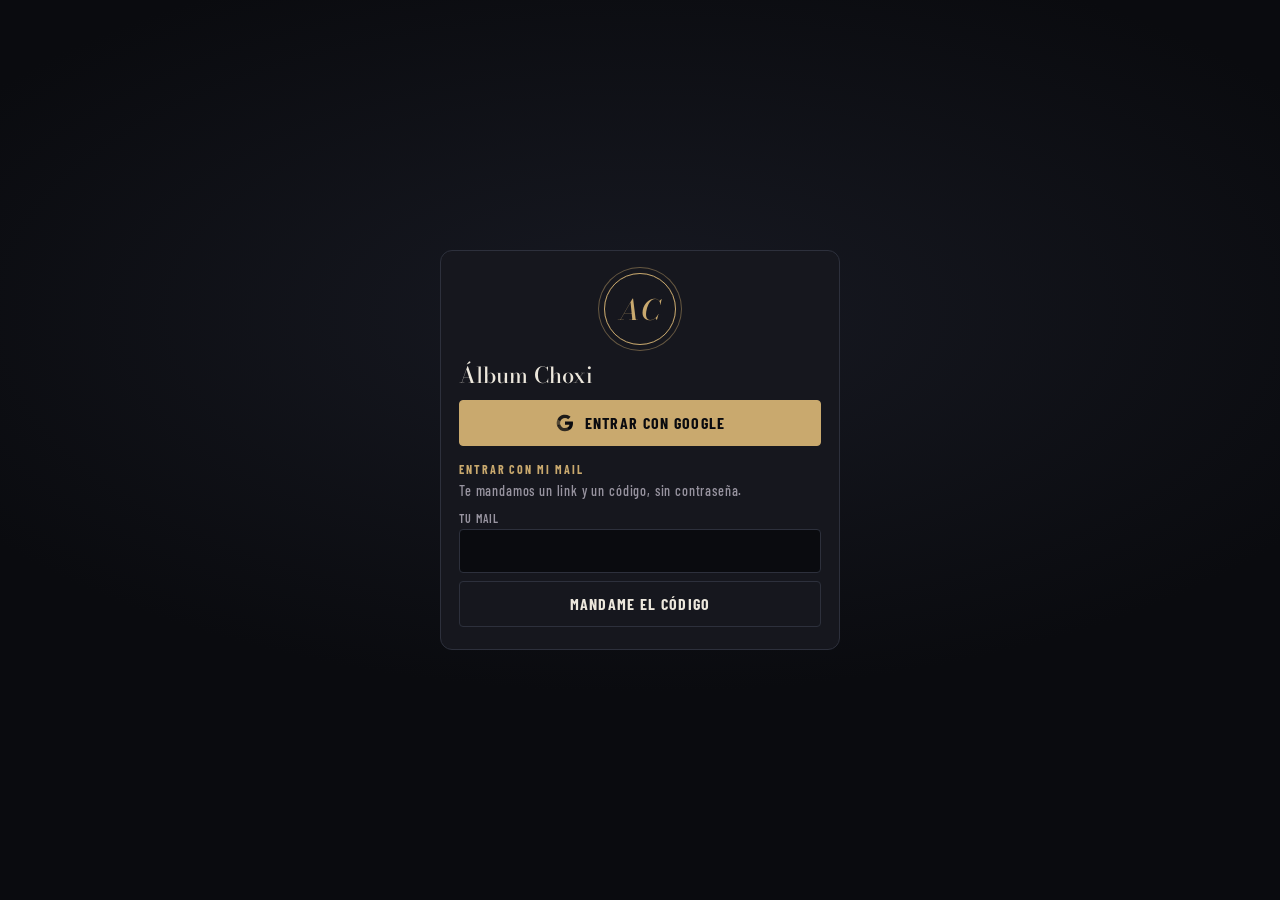
<file: index.html>
<!doctype html>
<html lang="es">
<head>
<meta charset="utf-8">
<meta name="viewport" content="width=device-width, initial-scale=1, viewport-fit=cover">
<title>Álbum Choxi</title>
<meta name="description" content="Álbum de figuritas con las selfies del grupo.">
<meta name="theme-color" content="#0a0b0f">
<meta name="apple-mobile-web-app-capable" content="yes">
<meta name="mobile-web-app-capable" content="yes">
<meta name="apple-mobile-web-app-status-bar-style" content="black-translucent">
<meta name="apple-mobile-web-app-title" content="Álbum Choxi">
<link rel="manifest" href="manifest.webmanifest">
<link rel="icon" href="icons/icono-192.png" type="image/png">
<link rel="apple-touch-icon" href="icons/apple-touch-icon.png">
<link rel="preload" href="fonts/bodoni-moda-italic.woff2" as="font" type="font/woff2" crossorigin>
<link rel="stylesheet" href="css/estilos.css">
</head>
<body>

<p class="nota" id="offline" role="status" hidden><span>Sin conexión: los cambios vuelven cuando haya internet.</span></p>
<p class="toast" id="toast" role="alert" hidden></p>

<div id="pantalla"><p class="meta centro">Abriendo…</p></div>

<div id="app" hidden>
 <div class="p-album" id="p-album">
  <header class="barra">
    <h1 id="tit">Álbum de los Lugares</h1>
    <span class="contador" id="cont"></span>
    <button class="btn-dis" id="b-modo" aria-pressed="false" hidden>Diseño</button>
  </header>
  <div class="prog" aria-hidden="true"><i id="bar"></i></div>
  <div class="modo" id="modo" hidden>
    <span>Modo diseño: tocá la tapa, el título de una sección o un lugar para editarlo.</span>
    <button id="b-paginas">Páginas</button>
    <button id="b-colores">Colores</button>
  </div>

  <main class="escena" id="escena">
    <div class="libro" id="libro"></div>
  </main>

  <section class="cajon" aria-label="Figuritas sin pegar">
    <button class="asa" id="b-asa" aria-expanded="true" aria-controls="cajon-cuerpo">
      <span class="tirador" aria-hidden="true"></span>
      <span class="asa-txt" id="asa-txt">Sin pegar</span>
      <span class="flechita" aria-hidden="true">▾</span>
    </button>
    <div class="cajon-cuerpo" id="cajon-cuerpo"><div class="interior">
      <p class="guia" id="guia"></p>
      <div class="mano">
        <button class="cargar" id="b-cargar"><span aria-hidden="true">+</span>Cargar fotos</button>
        <div class="tira" id="tira"></div>
      </div>
    </div></div>
  </section>

  <nav class="nav" aria-label="Páginas">
    <button class="flecha" id="ant" aria-label="Página anterior">‹</button>
    <div class="puntos" id="puntos"></div>
    <button class="flecha" id="sig" aria-label="Página siguiente">›</button>
  </nav>
 </div>
  <div class="seccion" id="seccion" hidden></div>
  <nav class="tabs" id="tabs" aria-label="Secciones"></nav>
</div>

<div id="modal"></div>
<div id="post"></div>
<div id="capa"></div>

<script src="js/config.js"></script>
<script src="vendor/supabase.js"></script>
<script src="js/reglas.js"></script>
<script src="js/formato.js"></script>
<script src="js/calculo.js"></script>
<script src="js/importar.js"></script>
<script src="js/api.js"></script>
<script src="js/fotos.js"></script>
<script src="js/estado.js"></script>
<script src="js/vistas.js"></script>
<script src="js/vista-post.js"></script>
<script src="js/arrastre.js"></script>
<script src="js/cuentas.js"></script>
<script src="js/pestanas.js"></script>
<script src="js/vista-cuentas.js"></script>
<script src="js/vista-grupo.js"></script>
<script src="js/vista-panel.js"></script>
<script src="js/app.js"></script>
</body>
</html>
</file>
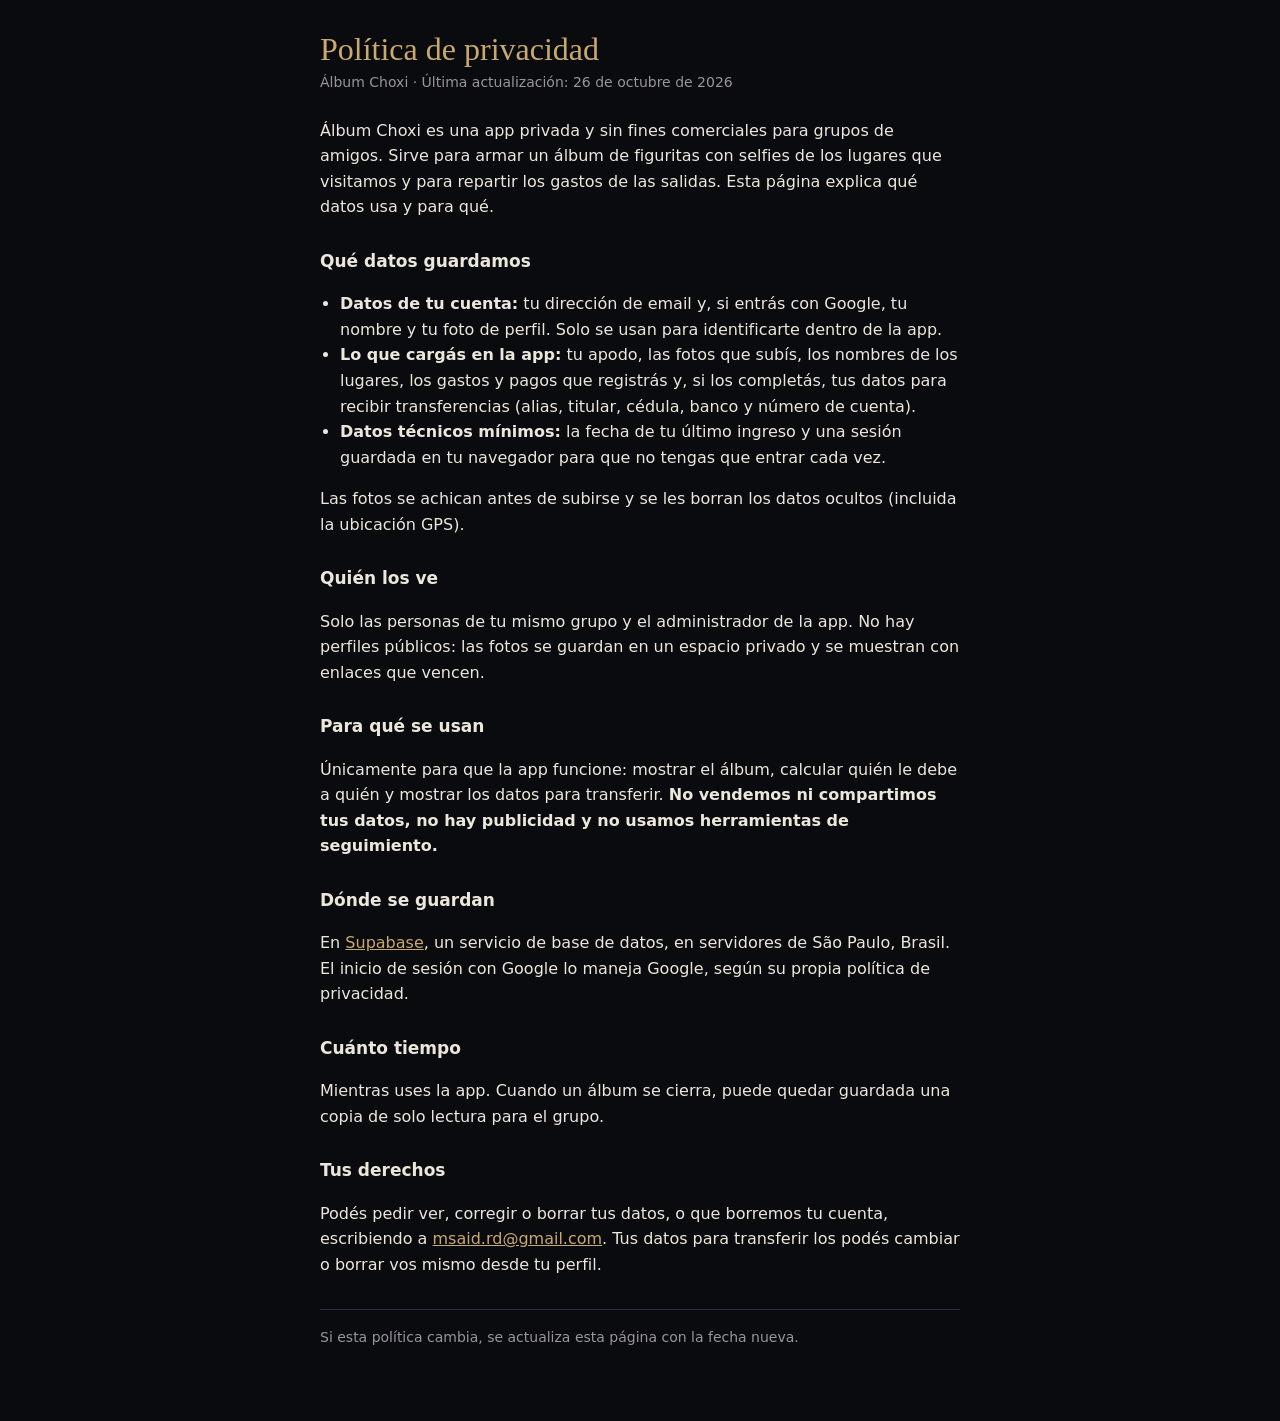
<file: privacidad.html>
<!doctype html>
<html lang="es">
<head>
<meta charset="utf-8">
<meta name="viewport" content="width=device-width,initial-scale=1">
<title>Privacidad · Álbum Choxi</title>
<style>
  :root{--mesa:#0a0b0f;--tinta:#ece7dc;--apagado:#9894a0;--acento:#c9a96e;--linea:#2d303c;color-scheme:dark}
  body{margin:0;background:var(--mesa);color:var(--tinta);font:16px/1.6 "Barlow",system-ui,sans-serif;
    padding:32px max(16px,env(safe-area-inset-right)) 48px max(16px,env(safe-area-inset-left))}
  main{max-width:640px;margin:0 auto}
  h1{font-family:"Bodoni Moda",Didot,Georgia,serif;font-weight:500;font-size:32px;line-height:1.1;margin:0 0 4px;color:var(--acento)}
  h2{font-size:17px;margin:28px 0 6px}
  p,li{color:var(--tinta)}
  .fecha{color:var(--apagado);font-size:14px;margin:0 0 24px}
  ul{padding-left:20px}
  a{color:var(--acento)}
  hr{border:0;border-top:1px solid var(--linea);margin:32px 0 16px}
</style>
</head>
<body>
<main>
  <h1>Política de privacidad</h1>
  <p class="fecha">Álbum Choxi · Última actualización: 26 de octubre de 2026</p>

  <p>Álbum Choxi es una app privada y sin fines comerciales para grupos de amigos. Sirve para armar un álbum de figuritas con selfies de los lugares que visitamos y para repartir los gastos de las salidas. Esta página explica qué datos usa y para qué.</p>

  <h2>Qué datos guardamos</h2>
  <ul>
    <li><strong>Datos de tu cuenta:</strong> tu dirección de email y, si entrás con Google, tu nombre y tu foto de perfil. Solo se usan para identificarte dentro de la app.</li>
    <li><strong>Lo que cargás en la app:</strong> tu apodo, las fotos que subís, los nombres de los lugares, los gastos y pagos que registrás y, si los completás, tus datos para recibir transferencias (alias, titular, cédula, banco y número de cuenta).</li>
    <li><strong>Datos técnicos mínimos:</strong> la fecha de tu último ingreso y una sesión guardada en tu navegador para que no tengas que entrar cada vez.</li>
  </ul>
  <p>Las fotos se achican antes de subirse y se les borran los datos ocultos (incluida la ubicación GPS).</p>

  <h2>Quién los ve</h2>
  <p>Solo las personas de tu mismo grupo y el administrador de la app. No hay perfiles públicos: las fotos se guardan en un espacio privado y se muestran con enlaces que vencen.</p>

  <h2>Para qué se usan</h2>
  <p>Únicamente para que la app funcione: mostrar el álbum, calcular quién le debe a quién y mostrar los datos para transferir. <strong>No vendemos ni compartimos tus datos, no hay publicidad y no usamos herramientas de seguimiento.</strong></p>

  <h2>Dónde se guardan</h2>
  <p>En <a href="https://supabase.com" rel="noopener">Supabase</a>, un servicio de base de datos, en servidores de São Paulo, Brasil. El inicio de sesión con Google lo maneja Google, según su propia política de privacidad.</p>

  <h2>Cuánto tiempo</h2>
  <p>Mientras uses la app. Cuando un álbum se cierra, puede quedar guardada una copia de solo lectura para el grupo.</p>

  <h2>Tus derechos</h2>
  <p>Podés pedir ver, corregir o borrar tus datos, o que borremos tu cuenta, escribiendo a <a href="mailto:msaid.rd@gmail.com">msaid.rd@gmail.com</a>. Tus datos para transferir los podés cambiar o borrar vos mismo desde tu perfil.</p>

  <hr>
  <p class="fecha">Si esta política cambia, se actualiza esta página con la fecha nueva.</p>
</main>
</body>
</html>
</file>
<file: css/estilos.css>
/* Fuentes empaquetadas (subconjunto latino de Google Fonts) */
@font-face{font-family:"Bodoni Moda";font-style:normal;font-weight:400 700;font-display:swap;src:url(../fonts/bodoni-moda.woff2) format("woff2")}
@font-face{font-family:"Bodoni Moda";font-style:italic;font-weight:400 700;font-display:swap;src:url(../fonts/bodoni-moda-italic.woff2) format("woff2")}
@font-face{font-family:"Barlow Condensed";font-weight:500;font-display:swap;src:url(../fonts/barlow-condensed-500.woff2) format("woff2")}
@font-face{font-family:"Barlow Condensed";font-weight:600;font-display:swap;src:url(../fonts/barlow-condensed-600.woff2) format("woff2")}
@font-face{font-family:"Barlow Condensed";font-weight:700;font-display:swap;src:url(../fonts/barlow-condensed-700.woff2) format("woff2")}
@font-face{font-family:"Barlow";font-weight:400;font-display:swap;src:url(../fonts/barlow-400.woff2) format("woff2")}
@font-face{font-family:"Barlow";font-weight:500;font-display:swap;src:url(../fonts/barlow-500.woff2) format("woff2")}
@font-face{font-family:"Barlow";font-weight:600;font-display:swap;src:url(../fonts/barlow-600.woff2) format("woff2")}

/* Layout: una hoja del álbum al centro que se da vuelta en 3D; tapa con marco dorado; figuritas 2×3. Tema único de noche. */
:root{
  --mesa:#0a0b0f;      /* fondo detrás del álbum */
  --hoja:#14151b;      /* hoja interior */
  --hoja-2:#1b1d25;    /* hueco vacío */
  --linea:#2d303c;
  --tinta:#ece7dc;     /* texto principal, blanco cálido */
  --apagado:#9894a0;
  --acento:#c9a96e;    /* dorado: se cambia desde Modo diseño */
  --tapa:#111217;      /* fondo de tapa: se cambia desde Modo diseño */
  --peligro:#c4685f;
  --f-display:"Bodoni Moda",Didot,"Times New Roman",Georgia,serif;
  --f-label:"Barlow Condensed","Arial Narrow",sans-serif;
  --f-body:"Barlow",system-ui,sans-serif;
  color-scheme:dark;
}
*{box-sizing:border-box}
html,body{height:100%}
body{background:var(--mesa);color:var(--tinta);font-family:var(--f-body);font-size:15px;
  background-image:radial-gradient(90% 60% at 50% 35%,#171922 0%,transparent 70%);
  padding-left:max(16px,env(safe-area-inset-left,0px));padding-right:max(16px,env(safe-area-inset-right,0px));
  display:flex;flex-direction:column;align-items:center}
button{font:inherit;color:inherit;cursor:pointer}
:focus-visible{outline:2px solid var(--acento);outline-offset:2px}

/* Barra superior */
.barra{width:100%;max-width:460px;display:flex;align-items:center;gap:8px;padding-block:max(10px,env(safe-area-inset-top,0px)) 8px}
.barra h1{font-family:var(--f-display);font-weight:500;font-style:italic;font-size:18px;margin:0;line-height:1.1;flex:1;min-width:0;
  white-space:nowrap;overflow:hidden;text-overflow:ellipsis}
.contador{font-family:var(--f-label);font-weight:600;font-size:14px;letter-spacing:.1em;text-transform:uppercase;color:var(--apagado);
  font-variant-numeric:tabular-nums;white-space:nowrap}
.contador b{color:var(--acento);font-weight:700}
.btn-dis{min-height:44px;padding:0 12px;border-radius:18px;border:1px solid var(--linea);background:transparent;
  font-family:var(--f-label);font-weight:600;font-size:14px;letter-spacing:.08em;text-transform:uppercase;color:var(--apagado)}
.btn-dis[aria-pressed="true"]{border-color:var(--acento);color:var(--mesa);background:var(--acento)}
.prog{width:100%;max-width:460px;height:2px;background:var(--linea);overflow:hidden}
.prog i{display:block;height:100%;background:var(--acento);transition:width .6s}
.modo{width:100%;max-width:460px;display:flex;align-items:center;gap:10px;margin-top:10px;padding:8px 10px;border:1px dashed var(--acento);
  border-radius:6px;font-size:13px;color:var(--tinta)}
.modo span{flex:1;min-width:0;line-height:1.3}
.modo button{min-height:44px;padding:0 12px;border-radius:4px;border:1px solid var(--acento);background:transparent;color:var(--acento);
  font-family:var(--f-label);font-weight:700;font-size:14px;letter-spacing:.06em;text-transform:uppercase;white-space:nowrap}

/* Libro */
.escena{width:100%;max-width:460px;flex:1;min-height:0;container-type:size;display:flex;align-items:center;justify-content:center;padding-block:14px;perspective:1700px}
.libro{position:relative;width:min(100cqw,calc(100cqh * .714));aspect-ratio:3/4.2;max-width:100%}
.hoja{position:absolute;inset:0;border-radius:3px 8px 8px 3px;background:var(--hoja);
  box-shadow:0 0 0 1px #000,0 24px 50px rgba(0,0,0,.6),inset 1px 0 0 rgba(255,255,255,.04);
  overflow:hidden;display:flex;flex-direction:column;backface-visibility:hidden}
.hoja::before{content:"";position:absolute;left:0;top:0;bottom:0;width:16px;
  background:linear-gradient(90deg,rgba(0,0,0,.55),transparent);pointer-events:none;z-index:3}
.vuelta{transform-origin:left center;z-index:5;will-change:transform}
.vuelta .sombra{position:absolute;inset:0;background:linear-gradient(90deg,transparent,rgba(0,0,0,.6));opacity:0;pointer-events:none;z-index:4}

/* Tapa */
.tapa{background:var(--tapa);padding:14px;
  background-image:radial-gradient(110% 70% at 50% 0%,rgba(255,255,255,.07),transparent 60%),
    repeating-linear-gradient(90deg,rgba(255,255,255,.012) 0 2px,transparent 2px 5px)}
.marco{position:relative;flex:1;min-height:0;display:flex;flex-direction:column;align-items:center;justify-content:space-between;
  text-align:center;padding:24px 18px 16px;border:1px solid color-mix(in srgb,var(--acento) 75%,transparent);
  outline:1px solid color-mix(in srgb,var(--acento) 30%,transparent);outline-offset:-7px}
.marco .esq{position:absolute;width:9px;height:9px;background:var(--acento);transform:rotate(45deg)}
.esq.a{top:-5px;left:-5px}.esq.b{top:-5px;right:-5px}.esq.c{bottom:-5px;left:-5px}.esq.d{bottom:-5px;right:-5px}
.edicion{font-family:var(--f-label);font-weight:600;font-size:12px;letter-spacing:.32em;text-transform:uppercase;color:var(--acento);text-wrap:balance}
.mono{width:40%;aspect-ratio:1;border-radius:50%;display:grid;place-items:center;
  border:1px solid var(--acento);box-shadow:0 0 0 6px var(--tapa),0 0 0 7px color-mix(in srgb,var(--acento) 45%,transparent);
  font-family:var(--f-display);font-style:italic;font-weight:500;font-size:clamp(34px,11vw,56px);letter-spacing:.02em;color:var(--acento)}
.tapa h2{font-family:var(--f-display);font-weight:500;font-size:clamp(30px,9.4vw,44px);line-height:1;margin:0;text-wrap:balance;
  background:linear-gradient(100deg,var(--acento) 20%,color-mix(in srgb,var(--acento),#fff 55%) 50%,var(--acento) 80%);
  -webkit-background-clip:text;background-clip:text;color:transparent}
.regla{display:flex;align-items:center;gap:10px;width:62%;color:var(--acento);font-size:8px}
.regla i{flex:1;height:1px;background:color-mix(in srgb,var(--acento) 60%,transparent)}
.grupo{font-family:var(--f-label);font-weight:600;font-size:16px;letter-spacing:.24em;text-transform:uppercase;color:var(--tinta)}
.lema{font-family:var(--f-display);font-style:italic;font-size:15px;color:var(--apagado);margin-top:-4px;text-wrap:balance}
.pie{width:100%;display:flex;justify-content:space-between;align-items:end;gap:8px;font-family:var(--f-label);font-weight:600;font-size:12px;
  letter-spacing:.14em;text-transform:uppercase;color:var(--apagado);font-variant-numeric:tabular-nums}
.pie b{color:var(--acento);font-weight:700}

/* Página de sección */
.cab{padding:14px 16px 12px;display:flex;align-items:center;gap:12px;position:relative;
  background:linear-gradient(180deg,var(--c),color-mix(in srgb,var(--c),#000 45%));border-bottom:1px solid color-mix(in srgb,var(--acento) 40%,transparent)}
.cab .num{font-family:var(--f-display);font-style:italic;font-size:30px;line-height:.9;color:var(--acento)}
.cab .txt{flex:1;min-width:0}
.cab h3{font-family:var(--f-display);font-weight:500;font-size:22px;margin:0;line-height:1.05;color:#f4efe4;text-wrap:balance}
.cab p{margin:3px 0 0;font-family:var(--f-label);font-weight:500;font-size:13px;letter-spacing:.12em;text-transform:uppercase;color:rgba(244,239,228,.72)}
.cab .tot{font-family:var(--f-label);font-weight:700;font-size:14px;letter-spacing:.06em;color:#f4efe4;border:1px solid rgba(244,239,228,.35);
  padding:3px 8px;border-radius:2px;font-variant-numeric:tabular-nums;white-space:nowrap}
.editar{min-height:30px;padding:0 10px;border-radius:3px;border:1px solid var(--acento);background:rgba(0,0,0,.45);color:var(--acento);
  font-family:var(--f-label);font-weight:700;font-size:13px;letter-spacing:.06em;text-transform:uppercase}
.tapa .editar{position:absolute;top:14px;right:14px;z-index:2}

.grilla{flex:1;min-height:0;display:grid;grid-template-columns:repeat(2,minmax(0,1fr));grid-template-rows:repeat(3,minmax(0,1fr));gap:10px;padding:12px 14px 14px}
.hueco{position:relative;min-height:0;border:1px dashed var(--linea);border-radius:4px;background:var(--hoja-2);
  display:flex;flex-direction:column;align-items:center;justify-content:center;gap:4px;padding:6px;text-align:center;transition:border-color .2s,transform .15s}
.hueco:hover{border-color:color-mix(in srgb,var(--acento) 60%,transparent);transform:translateY(-1px)}
.hueco .n{position:absolute;top:4px;left:7px;font-family:var(--f-label);font-weight:600;font-size:12px;color:var(--apagado);font-variant-numeric:tabular-nums}
.logo{width:clamp(30px,10vw,42px);aspect-ratio:1;border-radius:50%;border:1px solid color-mix(in srgb,var(--c),#fff 25%);display:grid;place-items:center;
  font-family:var(--f-display);font-style:italic;font-size:clamp(12px,4vw,16px);color:color-mix(in srgb,var(--c),#fff 45%)}
.hueco .lug{font-family:var(--f-label);font-weight:600;font-size:clamp(13px,3.7vw,15px);line-height:1.05;text-transform:uppercase;letter-spacing:.05em;text-wrap:balance}
.hueco .lug,.hueco .zona{max-width:100%;overflow-wrap:break-word;hyphens:auto}
[hidden]{display:none!important}
.grilla{container-type:size}
@container (max-height:330px){.hueco .zona{display:none}.hueco .logo{width:28px;font-size:12px}.hueco .lug{font-size:12px}}
.hueco .zona{font-size:12px;color:var(--apagado);line-height:1.1}
.modo-on .hueco{border-color:color-mix(in srgb,var(--acento) 45%,transparent)}

.figu{position:relative;min-height:0;background:#1e2029;border:1px solid #33363f;border-radius:4px;padding:4px 4px 0;display:flex;flex-direction:column;
  box-shadow:0 6px 14px rgba(0,0,0,.55);transform:rotate(var(--r,0deg))}
.figu .foto{flex:1;min-height:0;border-radius:2px;background:#2a2d36 center/cover no-repeat;position:relative;overflow:hidden}
.figu .foto::after{content:"";position:absolute;inset:0;background:linear-gradient(115deg,transparent 40%,rgba(255,255,255,.3) 50%,transparent 60%);transform:translateX(-100%)}
.figu.recien .foto::after{animation:brillo .9s .35s ease-out}
.figu .pl{display:flex;align-items:center;gap:6px;padding:4px 3px 5px}
.figu .pl .n{font-family:var(--f-label);font-weight:700;font-size:12px;color:#f4efe4;background:var(--c);padding:1px 5px;border-radius:2px;font-variant-numeric:tabular-nums}
.figu .pl .t{font-family:var(--f-label);font-weight:600;font-size:clamp(12px,3.4vw,14px);letter-spacing:.04em;text-transform:uppercase;line-height:1;
  white-space:nowrap;overflow:hidden;text-overflow:ellipsis;min-width:0}
.figu .tag{position:absolute;top:8px;right:8px;font-family:var(--f-label);font-weight:700;font-size:10px;letter-spacing:.1em;
  text-transform:uppercase;background:rgba(0,0,0,.7);color:var(--tinta);padding:1px 5px;border-radius:2px}
.figu.brillante{border-color:var(--acento);background:linear-gradient(135deg,#2a2519,#1e2029 40%,#2a2519)}
.figu.brillante .foto::before{content:"";position:absolute;inset:0;z-index:1;mix-blend-mode:soft-light;opacity:.55;
  background:linear-gradient(125deg,transparent 20%,var(--acento) 45%,transparent 55%,color-mix(in srgb,var(--acento),#fff 40%) 70%,transparent 85%)}
.figu.recien{animation:pegar .55s cubic-bezier(.2,1.4,.4,1)}
@keyframes pegar{0%{transform:translateY(-30px) scale(1.2) rotate(-8deg);opacity:0}60%{opacity:1}100%{transform:rotate(var(--r,0deg))}}
@keyframes brillo{to{transform:translateX(100%)}}

/* Navegación */
.nav{width:100%;max-width:460px;display:flex;align-items:center;gap:10px;padding-block:4px calc(10px + env(safe-area-inset-bottom,0px))}
.flecha{width:46px;height:46px;border-radius:50%;border:1px solid var(--linea);background:transparent;color:var(--acento);font-size:22px;line-height:1;display:grid;place-items:center}
.flecha:disabled{opacity:.25;cursor:default}
.puntos{flex:1;display:flex;justify-content:center;gap:4px;flex-wrap:wrap}
.puntos button{width:32px;height:44px;border:0;background:none;padding:0;display:grid;place-items:center}
.puntos button i{width:7px;height:7px;border-radius:50%;border:1px solid var(--apagado);transition:transform .2s}
.puntos button[aria-current="true"] i{background:var(--tinta);border-color:var(--tinta);transform:scale(1.35)}
.puntos button.lleno i{background:var(--acento);border-color:var(--acento)}

/* Paneles */
.velo{position:fixed;inset:0;background:rgba(0,0,0,.65);z-index:20;display:flex;align-items:flex-end;justify-content:center}
.velo.claro{background:rgba(0,0,0,.25)}
.panel{width:100%;max-width:460px;background:#16171e;border:1px solid var(--linea);border-bottom:0;border-radius:12px 12px 0 0;
  padding:18px max(18px,env(safe-area-inset-left,0px)) calc(18px + env(safe-area-inset-bottom,0px)) max(18px,env(safe-area-inset-right,0px));
  display:flex;flex-direction:column;gap:12px;max-height:88%;overflow:auto;animation:sube .25s ease-out}
@keyframes sube{from{transform:translateY(40px);opacity:0}}
.panel h4{font-family:var(--f-display);font-weight:500;font-size:22px;margin:0;line-height:1.1}
.panel .meta{font-family:var(--f-label);font-weight:500;letter-spacing:.06em;color:var(--apagado);font-size:14px;margin-top:-6px}
.panel .sub{font-family:var(--f-label);font-weight:700;letter-spacing:.16em;text-transform:uppercase;font-size:12px;color:var(--acento);margin-top:4px}
.panel label{display:flex;flex-direction:column;gap:4px;font-family:var(--f-label);font-weight:600;text-transform:uppercase;letter-spacing:.1em;font-size:12px;color:var(--apagado)}
.panel input[type=text],.panel input[type=email]{font-family:var(--f-body);font-size:16px;text-transform:none;letter-spacing:0;color:var(--tinta);
  background:var(--mesa);border:1px solid var(--linea);border-radius:4px;padding:10px 12px;min-height:44px}
.panel input:focus{border-color:var(--acento);outline:none}
.fila-color{display:flex;align-items:center;gap:12px;font-family:var(--f-body);font-size:15px;text-transform:none;letter-spacing:0;color:var(--tinta)}
.fila-color span{flex:1;min-width:0}
.fila-color input{width:52px;height:36px;padding:2px;border:1px solid var(--linea);border-radius:4px;background:var(--mesa);flex:0 0 auto}
.presets{display:grid;grid-template-columns:repeat(2,1fr);gap:8px}
.preset{display:flex;align-items:center;gap:8px;min-height:44px;padding:0 10px;border:1px solid var(--linea);border-radius:4px;background:transparent;text-align:left;font-size:14px}
.preset i{width:22px;height:22px;border-radius:50%;flex:0 0 auto}
.grande{width:100%;aspect-ratio:4/5;max-height:46vh;border-radius:4px;background:#2a2d36 center/cover no-repeat}
.acciones{display:flex;gap:10px;flex-wrap:wrap}
.btn{min-height:46px;padding:0 16px;border-radius:4px;border:1px solid var(--linea);background:transparent;font-family:var(--f-label);font-weight:700;
  font-size:16px;letter-spacing:.08em;text-transform:uppercase;flex:1}
.btn.pri{background:var(--acento);border-color:var(--acento);color:#0a0b0f}
.btn.peligro{border-color:var(--peligro);color:var(--peligro)}
.btn.chico{flex:0 0 auto}
.subir{position:relative;overflow:hidden;display:grid;place-items:center}
.subir input{position:absolute;inset:0;opacity:0;cursor:pointer}
.aviso{font-size:14px;color:var(--peligro);margin:0}
.confirma{background:var(--mesa);border:1px solid var(--linea);border-radius:4px;padding:10px 12px;display:flex;flex-direction:column;gap:8px;font-size:14px}

.hueco.sin .lug{color:var(--apagado);font-weight:500}
.hueco.sin .logo{border-style:dashed;font-style:normal}
.modo{flex-wrap:wrap}
.modo span{flex-basis:100%}
.lista{display:flex;flex-direction:column;gap:8px}
.item{display:flex;align-items:center;gap:8px;padding:8px 8px 8px 10px;border:1px solid var(--linea);border-radius:4px;background:var(--mesa)}
.item .sw{width:14px;height:14px;border-radius:50%;flex:0 0 auto}
.item .nom{flex:1;min-width:0;line-height:1.2}
.item .nom b{display:block;font-weight:600;white-space:nowrap;overflow:hidden;text-overflow:ellipsis}
.item .nom small{color:var(--apagado);font-size:12px;font-variant-numeric:tabular-nums}
.ic{width:44px;height:44px;flex:0 0 auto;border-radius:4px;border:1px solid var(--linea);background:transparent;display:grid;place-items:center;font-size:16px;color:var(--tinta)}
.ic:disabled{opacity:.25;cursor:default}
.ic.peligro{color:var(--peligro);border-color:color-mix(in srgb,var(--peligro) 50%,transparent)}
.check{flex-direction:row!important;align-items:center;gap:10px!important;font-family:var(--f-body)!important;font-size:15px!important;text-transform:none!important;letter-spacing:0!important;color:var(--tinta)!important}
.check input{width:20px;height:20px;accent-color:var(--acento)}
/* Mano: figuritas y sobres sin pegar */
.mano{width:100%;max-width:460px;display:flex;gap:10px;align-items:center;padding-block:2px 4px}
.cargar{flex:0 0 auto;width:64px;height:86px;border:1px dashed var(--acento);border-radius:5px;background:transparent;color:var(--acento);
  font-family:var(--f-label);font-weight:700;font-size:11px;letter-spacing:.08em;text-transform:uppercase;line-height:1.1;
  display:flex;flex-direction:column;align-items:center;justify-content:center;gap:4px;padding:4px}
.cargar span{font-family:var(--f-display);font-size:26px;line-height:.8;font-weight:400}
.tira{flex:1;min-width:0;display:flex;gap:8px;overflow-x:auto;padding:8px 2px 6px;align-items:flex-end;min-height:100px}
.tira .vacio{font-size:13px;color:var(--apagado);line-height:1.3;align-self:center}
.mini{flex:0 0 58px;height:82px;border:1px solid #33363f;border-radius:4px;background:#1e2029;padding:3px;display:flex;flex-direction:column;gap:3px;
  transition:transform .2s,box-shadow .2s,border-color .2s;position:relative}
.mini .foto{flex:1;min-height:0;border-radius:2px;background:#2a2d36 center/cover no-repeat}
.mini .b{font-family:var(--f-label);font-weight:700;font-size:11px;line-height:1;padding:2px 0;border-radius:2px;background:var(--c);color:#f4efe4;text-align:center;font-variant-numeric:tabular-nums}
.mini.comodin .b{background:var(--acento);color:#0a0b0f}
.mini[aria-pressed="true"]{transform:translateY(-8px);border-color:var(--acento);box-shadow:0 0 0 1px var(--acento),0 10px 18px rgba(0,0,0,.6)}
.sobre-mini{flex:0 0 58px;height:82px;border:1px solid var(--acento);border-radius:4px;color:var(--acento);
  background:linear-gradient(160deg,color-mix(in srgb,var(--tapa),#fff 12%),var(--tapa) 55%,color-mix(in srgb,var(--acento),var(--tapa) 70%));
  display:flex;flex-direction:column;align-items:center;justify-content:center;gap:2px;position:relative;overflow:hidden;animation:tiembla 3.5s ease-in-out infinite}
.sobre-mini b{font-family:var(--f-display);font-size:24px;line-height:1;font-weight:500}
.sobre-mini span{font-family:var(--f-label);font-weight:700;font-size:10px;letter-spacing:.16em;text-transform:uppercase}
.sobre-mini::before{content:"";position:absolute;top:12px;left:0;right:0;border-top:1px dashed color-mix(in srgb,var(--acento) 60%,transparent)}
@keyframes tiembla{0%,86%,100%{transform:rotate(0)}89%{transform:rotate(-4deg)}92%{transform:rotate(4deg)}95%{transform:rotate(-2deg)}}
.guia{width:100%;max-width:460px;margin:0;min-height:32px;display:flex;align-items:center;gap:10px;font-size:13px;color:var(--tinta);line-height:1.3}
.guia span{flex:1;min-width:0}
.guia b{color:var(--acento)}
.guia button{min-height:44px;padding:0 10px;border-radius:4px;border:1px solid var(--linea);background:transparent;font-family:var(--f-label);font-weight:700;
  font-size:13px;letter-spacing:.06em;text-transform:uppercase;color:var(--apagado)}
.hueco.destino{border:1px solid var(--acento);box-shadow:inset 0 0 0 1px var(--acento),0 0 16px color-mix(in srgb,var(--acento) 35%,transparent);animation:latido 1.4s ease-in-out infinite}
.hueco.apagar{opacity:.3}
@keyframes latido{50%{box-shadow:inset 0 0 0 1px var(--acento),0 0 4px color-mix(in srgb,var(--acento) 15%,transparent)}}

/* Armar sobre */
.fila-foto{display:flex;align-items:center;gap:10px}
.fila-foto .th{width:48px;height:60px;border-radius:3px;background:#2a2d36 center/cover no-repeat;flex:0 0 auto}
.fila-foto select{flex:1;min-width:0;min-height:44px;font-family:var(--f-body);font-size:15px;color:var(--tinta);background:var(--mesa);
  border:1px solid var(--linea);border-radius:4px;padding:0 8px}

/* Apertura del sobre */
.capa{position:fixed;inset:0;z-index:30;background:rgba(5,6,9,.94);display:flex;flex-direction:column;align-items:center;justify-content:center;gap:20px;
  padding:calc(20px + env(safe-area-inset-top,0px)) max(16px,env(safe-area-inset-right,0px)) calc(20px + env(safe-area-inset-bottom,0px)) max(16px,env(safe-area-inset-left,0px));
  overflow:auto;animation:aparece .3s ease-out}
@keyframes aparece{from{opacity:0}}
.capa .titulo{font-family:var(--f-label);font-weight:600;font-size:13px;letter-spacing:.3em;text-transform:uppercase;color:var(--acento);text-align:center}
.sobre{position:relative;width:min(60vw,230px);aspect-ratio:3/4.3;border-radius:6px;border:1px solid var(--acento);cursor:pointer;
  background:linear-gradient(160deg,color-mix(in srgb,var(--tapa),#fff 10%),var(--tapa) 50%,color-mix(in srgb,var(--tapa),#000 35%));
  box-shadow:0 30px 60px rgba(0,0,0,.7);overflow:hidden;display:flex;flex-direction:column;align-items:center;justify-content:center;gap:10px;text-align:center;padding:30px 14px 14px}
.sobre::after{content:"";position:absolute;inset:0;pointer-events:none;background:linear-gradient(115deg,transparent 30%,rgba(255,255,255,.16) 45%,transparent 60%);
  background-size:250% 100%;animation:foil 2.6s linear infinite}
@keyframes foil{from{background-position:120% 0}to{background-position:-120% 0}}
.sobre .corte{position:absolute;top:0;left:0;right:0;height:15%;display:grid;place-items:center;border-bottom:1px dashed var(--acento);
  background:color-mix(in srgb,var(--tapa),#fff 8%);font-family:var(--f-label);font-weight:700;font-size:10px;letter-spacing:.3em;text-transform:uppercase;color:var(--acento);
  transform-origin:right bottom;transition:transform .55s cubic-bezier(.5,0,.7,.4),opacity .55s}
.sobre .ms{width:42%;aspect-ratio:1;border-radius:50%;border:1px solid var(--acento);display:grid;place-items:center;
  font-family:var(--f-display);font-style:italic;font-size:30px;color:var(--acento)}
.sobre .st{font-family:var(--f-display);font-size:26px;line-height:1;color:var(--tinta)}
.sobre .sn{font-family:var(--f-label);font-weight:600;font-size:14px;letter-spacing:.14em;text-transform:uppercase;color:var(--apagado)}
.sobre.tiembla{animation:sacude .45s ease-in-out}
@keyframes sacude{20%{transform:rotate(-3deg)}40%{transform:rotate(3deg)}60%{transform:rotate(-2deg)}80%{transform:rotate(1deg)}}
.sobre.corta .corte{transform:translate(30%,-160%) rotate(14deg);opacity:0}
.sobre.vacia{transition:transform .5s ease-in,opacity .5s;transform:translateY(60px) scale(.85);opacity:0}
.reparto{width:100%;max-width:420px;display:grid;grid-template-columns:repeat(auto-fill,minmax(110px,1fr));gap:12px}
.carta{position:relative;aspect-ratio:3/4.2;background:#1e2029;border:1px solid #33363f;border-radius:5px;padding:5px 5px 0;display:flex;flex-direction:column;
  box-shadow:0 10px 24px rgba(0,0,0,.6);animation:sale .6s cubic-bezier(.2,1.3,.4,1) both;animation-delay:calc(var(--i) * 140ms)}
.carta .foto{flex:1;min-height:0;border-radius:3px;background:#2a2d36 center/cover no-repeat}
.carta .tema{position:absolute;top:10px;left:10px;right:10px;font-family:var(--f-label);font-weight:700;font-size:10px;letter-spacing:.1em;text-transform:uppercase;
  background:var(--c);color:#f4efe4;padding:2px 5px;border-radius:2px;white-space:nowrap;overflow:hidden;text-overflow:ellipsis;width:max-content;max-width:calc(100% - 20px)}
.carta .pl{display:flex;align-items:center;gap:5px;padding:5px 2px 6px}
.carta .pl .n{font-family:var(--f-label);font-weight:700;font-size:12px;color:#f4efe4;background:var(--c);padding:1px 5px;border-radius:2px;font-variant-numeric:tabular-nums}
.carta .pl .t{font-family:var(--f-label);font-weight:600;font-size:13px;letter-spacing:.04em;text-transform:uppercase;line-height:1;white-space:nowrap;overflow:hidden;text-overflow:ellipsis;min-width:0}
.carta.comodin{border-color:var(--acento)}
.carta.comodin .tema,.carta.comodin .pl .n{background:var(--acento);color:#0a0b0f}
.carta.brillante{border-color:var(--acento);background:linear-gradient(135deg,#2a2519,#1e2029 40%,#2a2519)}
@keyframes sale{from{opacity:0;transform:translateY(90px) scale(.5) rotate(-12deg)}}
.capa .acciones{width:100%;max-width:420px}
.mini{touch-action:pan-x;cursor:grab;transform:translateY(18px)}
.mini:hover,.mini:focus-visible{transform:translateY(6px)}
.mini[aria-pressed="true"]{transform:translateY(-4px)}
.mini.levantada{opacity:.2}
.fantasma{position:fixed;top:0;left:0;z-index:40;width:72px;height:100px;pointer-events:none;margin:0;flex:none;
  box-shadow:0 18px 30px rgba(0,0,0,.7),0 0 0 1px var(--acento)!important;transition:none}
.tira{overflow-y:hidden;padding-top:14px}
.libro.arrastrando>.hoja{box-shadow:0 0 0 1px color-mix(in srgb,var(--acento) 50%,transparent),0 0 24px color-mix(in srgb,var(--acento) 18%,transparent),0 24px 50px rgba(0,0,0,.6)}
.libro.apunta>.hoja{box-shadow:0 0 0 2px var(--acento),0 0 40px color-mix(in srgb,var(--acento) 45%,transparent),0 24px 50px rgba(0,0,0,.6)}
.hoja,.libro>.hoja{transition:box-shadow .25s}
.hueco.encima{border:2px solid var(--acento);background:color-mix(in srgb,var(--acento) 16%,var(--hoja-2));transform:scale(1.04);animation:none;
  box-shadow:0 0 0 3px color-mix(in srgb,var(--acento) 30%,transparent),0 0 26px color-mix(in srgb,var(--acento) 55%,transparent)}
/* Cajón desplegable de abajo */
.cajon{width:100%;max-width:460px;border-top:1px solid var(--linea);display:flex;flex-direction:column}
.asa{width:100%;min-height:44px;border:0;background:transparent;display:flex;align-items:center;gap:10px;padding:10px 2px 6px;position:relative;
  font-family:var(--f-label);font-weight:600;font-size:14px;letter-spacing:.1em;text-transform:uppercase;color:var(--apagado)}
.asa .tirador{position:absolute;top:4px;left:50%;width:36px;height:3px;margin-left:-18px;border-radius:2px;background:var(--linea)}
.asa-txt{flex:1;min-width:0;text-align:left;white-space:nowrap;overflow:hidden;text-overflow:ellipsis}
.asa-txt b{color:var(--acento);font-weight:700}
.asa .flechita{color:var(--acento);transition:transform .25s;font-size:14px}
.asa[aria-expanded="false"] .flechita{transform:rotate(180deg)}
.cajon-cuerpo{display:grid;grid-template-rows:1fr;transition:grid-template-rows .3s ease}
.cajon-cuerpo>*{min-height:0}
.cajon-cuerpo.cerrado{grid-template-rows:0fr}
.cajon-cuerpo .interior{overflow:hidden;min-height:0;display:flex;flex-direction:column}
/* Edición de figurita y celu */
.panel select{min-height:44px;font-family:var(--f-body);font-size:16px;text-transform:none;letter-spacing:0;color:var(--tinta);
  background:var(--mesa);border:1px solid var(--linea);border-radius:4px;padding:0 8px;width:100%}
.vista{width:min(55%,190px);align-self:center}
.vista .carta{animation:none}
.tira,.mini,.sobre-mini,.fantasma{-webkit-user-select:none;user-select:none;-webkit-touch-callout:none}
.fantasma{touch-action:none}
.nota{width:100%;max-width:460px;margin:8px 0 0;display:flex;align-items:center;gap:8px;font-size:13px;color:var(--apagado);line-height:1.3}
.nota span{flex:1;min-width:0}
.nota button{width:44px;height:44px;border:1px solid var(--linea);border-radius:4px;background:transparent;color:var(--apagado)}
@media (prefers-reduced-motion: reduce){*,*::before,*::after{animation:none!important;transition:none!important}}

/* ───── Agregados de la app (no estaban en la demo) ───── */
#app{flex:1;min-height:0;width:100%;display:flex;flex-direction:column;align-items:center}
.btn-ic{width:44px;height:44px;flex:0 0 auto;border-radius:50%;border:1px solid var(--linea);background:transparent;color:var(--apagado);font-size:18px;display:grid;place-items:center}
.apagado{color:var(--apagado)}
.centro{text-align:center}
.codigo{font-family:var(--f-label);letter-spacing:.12em;color:var(--acento)}
button.item{width:100%;min-height:52px;text-align:left;color:var(--tinta)}
/* Pantallas de entrada (mail, código, crear o unirse) */
#pantalla{flex:1;width:100%;display:flex;align-items:center;justify-content:center;padding-block:calc(20px + env(safe-area-inset-top,0px)) calc(20px + env(safe-area-inset-bottom,0px))}
.caja{max-width:400px;max-height:none;border-radius:12px;border-bottom:1px solid var(--linea);padding:22px 18px}
.mono.chico{width:72px;font-size:28px;align-self:center;margin-bottom:6px;box-shadow:0 0 0 5px #16171e,0 0 0 6px color-mix(in srgb,var(--acento) 45%,transparent)}
/* Aviso flotante para errores del servidor */
.toast{position:fixed;left:50%;top:calc(12px + env(safe-area-inset-top,0px));transform:translateX(-50%);z-index:50;max-width:min(420px,calc(100% - 32px));
  background:#16171e;border:1px solid var(--peligro);color:var(--tinta);border-radius:6px;padding:10px 14px;font-size:14px;line-height:1.3;
  box-shadow:0 10px 24px rgba(0,0,0,.6);animation:aparece .2s ease-out}
/* El botón Editar se ve chico como en la demo, pero se puede tocar en 44 px de alto */
.editar::after{content:"";position:absolute;inset:-7px -2px}
.cab .editar{position:relative}
.item .rol{min-height:44px;padding:0 10px;font-size:13px}

/* ───── Pestañas: Álbum · Cuentas · Grupo · Panel ───── */
:root{--debe:#ff6b5e;--cobra:#6fbf8f;--papel:#f1ece0;--papel-tinta:#1d1b17}
body{margin:0} /* sin el margen del navegador la barra de abajo no queda cortada */
.p-album{flex:1;min-height:0;width:100%;display:flex;flex-direction:column;align-items:center}
.nav{padding-bottom:2px}
.tabs{width:100%;max-width:460px;display:grid;grid-template-columns:repeat(var(--n,3),1fr);border-top:1px solid var(--linea);
  padding-bottom:env(safe-area-inset-bottom,0px);flex:0 0 auto}
.tabs button{min-height:52px;border:0;background:transparent;display:flex;flex-direction:column;align-items:center;justify-content:center;gap:2px;
  font-family:var(--f-label);font-weight:600;font-size:12px;letter-spacing:.1em;text-transform:uppercase;color:var(--apagado);position:relative}
.tabs svg{width:21px;height:21px}
.tabs button[aria-current="page"]{color:var(--acento)}
.tabs button[aria-current="page"]::before{content:"";position:absolute;top:-1px;left:28%;right:28%;height:2px;background:var(--acento)}
.hueco.resaltado,.figu.resaltado{outline:2px solid var(--acento);outline-offset:3px;animation:latido 1s ease-in-out 3}
.google{display:flex;align-items:center;justify-content:center;gap:10px}
.google svg{width:20px;height:20px}

/* Secciones (Cuentas, Grupo, Panel) */
.seccion{flex:1;min-height:0;width:100%;max-width:460px;overflow-y:auto;-webkit-overflow-scrolling:touch;overscroll-behavior:contain}
.sec{display:flex;flex-direction:column;gap:12px;padding:max(12px,env(safe-area-inset-top,0px)) 0 20px;font-size:15px;line-height:1.4}
.sec h1,.sec h2,.sec h3{font-family:var(--f-display);font-weight:500;margin:0;line-height:1.1;text-wrap:balance}
.sec h1{font-style:italic;font-size:24px}
.sec h2{font-size:20px}
.sec h3{font-size:17px}
.sec p{margin:0}
.sec-cab{display:flex;align-items:center;justify-content:space-between;gap:10px;min-height:44px}
.sec .chico{font-size:13px}
.sec .num{font-variant-numeric:tabular-nums}
.sec .b{font-weight:700}
.sec .debe{color:var(--debe)}.sec .cobra{color:var(--cobra)}
.ojo{font-family:var(--f-label);font-weight:700;font-size:12px;letter-spacing:.14em;text-transform:uppercase;color:var(--acento)}
.ojo.debe{color:var(--debe)}.ojo.cobra{color:var(--cobra)}
.fila{display:flex;align-items:center;gap:10px}
.fila.entre{justify-content:space-between}
.fila.envolver{flex-wrap:wrap}
.fila.acc{gap:6px;margin-top:4px;flex-wrap:wrap}
.crece{flex:1;min-width:0}
.der{text-align:right;display:flex;flex-direction:column;align-items:flex-end;gap:2px}
.tarj{background:var(--hoja);border:1px solid var(--linea);border-radius:6px;padding:14px;display:flex;flex-direction:column;gap:10px}
.tarj.vacio,.vacio{text-align:center;color:var(--apagado);align-items:center}
.hoja-form{border-color:color-mix(in srgb,var(--acento) 60%,transparent)}
.hoja-cuenta .total{font-family:var(--f-label);font-weight:700;font-size:17px;color:var(--acento)}
.chip{display:inline-flex;align-items:center;gap:6px;border:1px solid var(--linea);border-radius:999px;padding:3px 10px;font-size:12px;color:var(--tinta);background:var(--mesa)}
.yo-tag{font-family:var(--f-label);font-size:10px;font-weight:700;letter-spacing:.1em;text-transform:uppercase;border-radius:3px;padding:1px 5px;background:var(--acento);color:#0a0b0f;vertical-align:2px}
.etiq{font-family:var(--f-label);font-size:11px;font-weight:600;letter-spacing:.06em;text-transform:uppercase;border:1px solid var(--linea);border-radius:3px;padding:0 5px;color:var(--apagado)}
.avatar{width:32px;height:32px;border-radius:50%;display:grid;place-items:center;flex:none;font-family:var(--f-label);font-weight:700;font-size:15px;color:#0a0b0f;box-shadow:0 0 0 2px var(--hoja)}
.sec .btn{min-height:44px;font-size:15px;padding:0 14px}
.sec .btn.chico{flex:0 0 auto;font-size:13px;padding:0 12px}
.sec .btn.ancho{width:100%;flex:none}
.sec .btn:disabled{opacity:.45;cursor:default}
.btn.mini-btn{flex:0 0 auto;min-height:44px;padding:0 10px;font-size:12px;border-color:transparent;color:var(--apagado)}
.btn.mini-btn.peligro{color:var(--peligro)}
.btn.fantasmita{border-color:transparent;color:var(--apagado)}
.enlace{border:0;background:none;padding:0;min-height:0;color:var(--acento);font:inherit;text-decoration:underline;text-transform:inherit;letter-spacing:inherit}
.sec label.f{display:flex;flex-direction:column;gap:4px;font-family:var(--f-label);font-weight:600;text-transform:uppercase;letter-spacing:.1em;font-size:12px;color:var(--apagado)}
.sec input:not([type=checkbox]):not([type=file]),.sec select{font-family:var(--f-body);font-size:16px;color:var(--tinta);background:var(--mesa);border:1px solid var(--linea);
  border-radius:4px;padding:8px 12px;min-height:44px;width:100%;text-transform:none;letter-spacing:0}
.sec input:focus,.sec select:focus{border-color:var(--acento);outline:none}
.sec input[type=date]{color-scheme:dark}
.sub{border-top:1px dashed var(--linea);padding-top:10px;display:flex;flex-direction:column;gap:10px}
.panel .sub{border-top:0;padding-top:0;display:block}
.err{color:var(--debe);font-size:13px;font-weight:600}
.err:empty{display:none}
.archivo{position:relative;overflow:hidden;display:grid;place-items:center}
.archivo input{position:absolute;inset:0;opacity:0;cursor:pointer}
.archivo:focus-within{outline:2px solid var(--acento);outline-offset:2px}
.seg{display:flex;background:var(--mesa);border:1px solid var(--linea);border-radius:5px;padding:3px;gap:3px}
.seg button{flex:1;min-height:44px;border:0;border-radius:3px;background:transparent;font-family:var(--f-label);font-weight:700;font-size:14px;letter-spacing:.08em;text-transform:uppercase;color:var(--apagado);padding:0 6px}
.seg button[aria-pressed="true"]{background:var(--hoja-2);color:var(--acento);box-shadow:inset 0 0 0 1px color-mix(in srgb,var(--acento) 45%,transparent)}
.cuentas{display:flex;flex-direction:column;gap:8px}
.cuenta{width:100%;min-height:58px;padding:8px 12px;display:flex;align-items:center;gap:10px;text-align:left;border:1px solid var(--linea);border-radius:6px;background:var(--hoja);color:var(--tinta)}
.cuenta b{display:block;font-weight:600}
.cuenta small{font-size:12px;color:var(--apagado)}
.cuenta[aria-current="true"]{border-color:var(--acento);background:color-mix(in srgb,var(--acento) 9%,var(--hoja))}
.lugar-link{display:flex;justify-content:space-between;align-items:center;gap:8px;flex-wrap:wrap;min-height:44px;padding:8px 10px;border:1px dashed var(--acento);border-radius:4px;
  background:transparent;color:var(--tinta);font-size:13px;text-align:left}
.lugar-link span:last-child{color:var(--acento);font-family:var(--f-label);font-weight:700;letter-spacing:.06em;text-transform:uppercase}
.gasto,.persona{display:flex;gap:12px;align-items:flex-start;padding:10px 0;border-top:1px solid var(--linea)}
.tarj>.gasto:first-child,.tarj>.persona:first-child,.tarj>h3+.persona,.tarj>.fila+.persona{border-top:0}
.gasto .monto{font-weight:700;font-variant-numeric:tabular-nums;white-space:nowrap}
.kv{font-size:13px;color:var(--apagado)}
.kv b{color:var(--tinta);font-weight:600}
.pick{display:flex;flex-wrap:wrap;gap:8px}
.pick label{display:flex;align-items:center;gap:8px;border:1px solid var(--linea);border-radius:999px;padding:5px 12px 5px 5px;min-height:44px;cursor:pointer;background:var(--mesa);font-size:14px}
.pick input{accent-color:var(--acento);width:18px;height:18px}
.pick label:has(input:checked){border-color:var(--acento);background:color-mix(in srgb,var(--acento) 12%,var(--mesa))}
.splitrow{display:grid;grid-template-columns:1fr 130px;gap:8px;align-items:center}
.splitrow.alias{grid-template-columns:120px 1fr}
.bal{display:flex;gap:10px;align-items:center}
.barrita{height:8px;border-radius:4px;background:var(--linea);position:relative;overflow:hidden;margin-top:4px}
.barrita i{position:absolute;top:0;bottom:0}
.debe-bg{background:var(--debe)}.cobra-bg{background:var(--cobra)}
.transfer{display:grid;grid-template-columns:1fr auto;gap:8px;align-items:center;padding:10px 0;border-top:1px dashed var(--linea)}
.tarj>.transfer:first-child{border-top:0}
.transfer.mia{background:color-mix(in srgb,var(--debe) 12%,var(--hoja));margin:0 -14px;padding:10px 14px;border-top:0}
.aviso-debe,.aviso-cobra{border-radius:6px;padding:14px;display:flex;flex-direction:column;gap:8px;border:1px solid var(--debe);background:color-mix(in srgb,var(--debe) 10%,var(--hoja))}
.aviso-cobra{border-color:var(--cobra);background:color-mix(in srgb,var(--cobra) 10%,var(--hoja))}
.monto-grande{font-size:24px;font-weight:700}
.sec .codigo{font-family:var(--f-label);letter-spacing:.12em;color:var(--acento)}
/* El ticket: papel claro con bordes perforados sobre la mesa oscura */
.ticket{background:var(--papel);color:var(--papel-tinta);border-radius:3px;padding:20px 16px;font-size:13px;line-height:1.55;white-space:pre-wrap;word-break:break-word;
  position:relative;margin:4px 0;box-shadow:0 10px 24px rgba(0,0,0,.5);user-select:text;-webkit-user-select:text}
.ticket::before,.ticket::after{content:"";position:absolute;left:0;right:0;height:8px;background:radial-gradient(circle at 6px 4px,var(--mesa) 3.5px,transparent 4px) 0 0/12px 8px repeat-x}
.ticket::before{top:-4px}.ticket::after{bottom:-4px}
/* Panel */
.datos{display:grid;grid-template-columns:repeat(2,1fr);gap:8px}
.dato{background:var(--hoja);border:1px solid var(--linea);border-radius:6px;padding:12px;display:flex;flex-direction:column;gap:2px}
.dato b{font-family:var(--f-display);font-size:28px;font-weight:500;color:var(--acento);line-height:1}
.dato span{font-family:var(--f-label);font-weight:600;font-size:12px;letter-spacing:.12em;text-transform:uppercase;color:var(--apagado)}
.uso{display:flex;flex-direction:column;gap:6px}
.uso-barra{height:10px;border-radius:5px;background:var(--linea);overflow:hidden}
.uso-barra i{display:block;height:100%;background:var(--acento)}
.uso.alerta .uso-barra i{background:var(--debe)}
.uso.alerta .num{color:var(--debe)}
.grupo-fila{display:flex;align-items:center;gap:4px;border-top:1px solid var(--linea);padding-top:6px;flex-wrap:wrap}
.stats{display:flex;flex-wrap:wrap;gap:4px 12px;color:var(--apagado)}
.stats b{color:var(--tinta)}
.par{display:grid;grid-template-columns:1fr 1fr;gap:8px}
.lado{display:flex;flex-direction:column;gap:3px;padding:10px;border:1px solid var(--linea);border-radius:4px;background:var(--mesa);min-width:0;overflow-wrap:anywhere}
.lado .btn{margin-top:auto}

/* Globito de comentarios en la figurita pegada */
.figu .burbuja{position:absolute;top:8px;right:8px;z-index:2;display:flex;align-items:center;gap:4px;background:rgba(10,11,15,.75);color:var(--tinta);
  border-radius:10px;padding:2px 7px;font-size:12px;font-weight:600;line-height:1.3;font-variant-numeric:tabular-nums}
.figu .burbuja svg{width:12px;height:12px;stroke:currentColor;fill:none;stroke-width:2}

/* Post de la figurita: pantalla completa, columna de 460px como el álbum */
.post{position:fixed;left:0;right:0;top:0;height:100%;z-index:25;background:var(--mesa);display:flex;justify-content:center;animation:pp-sube .28s cubic-bezier(.2,.8,.3,1)}
@keyframes pp-sube{from{transform:translateY(30px);opacity:0}}
.pp-col{width:100%;max-width:460px;display:flex;flex-direction:column;min-height:0;height:100%;padding-top:env(safe-area-inset-top,0px)}
.pp-barra{display:flex;align-items:center;gap:6px;padding:8px max(8px,env(safe-area-inset-right,0px)) 8px max(8px,env(safe-area-inset-left,0px));border-bottom:1px solid var(--linea)}
.pp-ic{width:44px;height:44px;display:grid;place-items:center;border-radius:50%;flex:0 0 auto;border:0;background:none;padding:0}
.pp-ic:hover{background:rgba(255,255,255,.05)}
.pp-ic svg,.pp-flecha svg{width:24px;height:24px;stroke:currentColor;fill:none;stroke-width:1.8;stroke-linecap:round;stroke-linejoin:round}
.pp-tit{flex:1;min-width:0;margin:0;text-align:center;font-family:var(--f-label);font-weight:600;font-size:14px;letter-spacing:.14em;text-transform:uppercase;color:var(--apagado)}
.pp-scroll{flex:1;min-height:0;overflow-y:auto;overscroll-behavior:contain}
.pp-autor{display:flex;align-items:center;gap:10px;padding:12px 14px}
.pp-av{width:34px;height:34px;border-radius:50%;display:grid;place-items:center;font-family:var(--f-label);font-weight:700;font-size:15px;color:#0a0b0f;flex:0 0 auto}
.pp-av.chico{width:30px;height:30px;font-size:13px}
.pp-q{flex:1;min-width:0;line-height:1.2}
.pp-q small{color:var(--apagado);font-size:13px}
.pp-lugar{display:block;font-family:var(--f-label);font-weight:700;font-size:16px;letter-spacing:.05em;text-transform:uppercase}
.pp-foto{position:relative;width:100%;background:#000;display:flex;justify-content:center;align-items:center;min-height:200px;touch-action:pan-y;user-select:none;-webkit-user-select:none}
.pp-marco{position:relative;display:block;line-height:0}
.pp-marco img{display:block;max-width:100%;max-height:calc(100dvh - 230px);width:auto;height:auto;-webkit-user-drag:none}
.pp-plate{position:absolute;left:10px;bottom:10px;display:flex;align-items:center;gap:6px;line-height:1;background:rgba(10,11,15,.72);padding:4px 8px 4px 4px;border-radius:3px;
  border:1px solid color-mix(in srgb,var(--acento) 45%,transparent)}
.pp-marco:not(.lista) .pp-plate{visibility:hidden}
.pp-plate .n{font-family:var(--f-label);font-weight:700;font-size:12px;color:#f4efe4;background:var(--c);padding:1px 5px;border-radius:2px;font-variant-numeric:tabular-nums}
.pp-plate span:last-child{font-family:var(--f-label);font-weight:600;font-size:12px;letter-spacing:.08em;text-transform:uppercase}
.pp-flecha{position:absolute;top:50%;width:44px;height:44px;margin-top:-22px;border:0;padding:0;border-radius:50%;background:rgba(10,11,15,.6);display:grid;place-items:center;color:var(--tinta)}
.pp-flecha svg{width:20px;height:20px;stroke-width:2.2}
.pp-flecha.izq{left:6px}.pp-flecha.der{right:6px}
.pp-puntos{display:flex;justify-content:center;gap:5px;padding-top:10px}
.pp-puntos i{width:6px;height:6px;border-radius:50%;background:var(--linea)}
.pp-puntos i.on{background:var(--acento)}
.pp-texto{padding:12px 14px 0}
.pp-caption{margin:0 0 6px;line-height:1.45;overflow-wrap:anywhere;white-space:pre-line}
.pp-caption b,.pp-cuerpo b{font-weight:600;margin-right:5px}
.pp-meta{font-size:13px;color:var(--apagado);margin:0}
.pp-link{border:0;background:none;padding:0 4px;min-height:44px;margin:-14px 0;color:var(--apagado);font-size:13px;text-decoration:underline;text-underline-offset:2px}
.pp-agregar{border:0;background:none;padding:0;min-height:44px;margin:-10px 0 -4px;color:var(--acento);font-size:14px;font-weight:600;display:block}
.pp-editor{display:flex;flex-direction:column;gap:8px;margin:0 0 8px}
.pp-editor textarea{width:100%;min-height:72px;resize:vertical;border:1px solid var(--linea);border-radius:8px;background:#111218;color:var(--tinta);padding:10px 12px;font:inherit;font-size:16px;line-height:1.4}
.pp-editor textarea:focus{outline:none;border-color:var(--acento)}
.pp-fila{display:flex;align-items:center;gap:8px}
.pp-cuenta{margin-right:auto;font-size:12px;color:var(--apagado);font-variant-numeric:tabular-nums}
.pp-sep{height:1px;background:var(--linea);margin:14px 14px 12px}
.pp-coms{padding:0 14px 16px;display:flex;flex-direction:column;gap:14px}
.pp-coms h3{margin:0;font-family:var(--f-label);font-weight:600;font-size:13px;letter-spacing:.14em;text-transform:uppercase;color:var(--apagado)}
.pp-com{display:flex;gap:10px;align-items:flex-start}
.pp-cuerpo{flex:1;min-width:0;line-height:1.4;overflow-wrap:anywhere}
.pp-sub{display:flex;align-items:center;gap:12px;margin-top:3px;font-size:12px;color:var(--apagado)}
.pp-sub button{border:0;background:none;padding:0 4px;min-height:44px;margin:-14px 0;font-size:12px;color:var(--apagado);font-weight:600}
.pp-conf{display:flex;flex-wrap:wrap;align-items:center;gap:8px;margin-top:8px;font-size:14px}
.pp-conf span{flex:1 1 100%}
.pp-com.nuevo{animation:pp-entra .35s ease-out}
@keyframes pp-entra{from{opacity:0;transform:translateY(8px)}}
.pp-vacio{color:var(--apagado);font-size:14px;margin:0}
.pp-pie{display:flex;align-items:center;gap:10px;border-top:1px solid var(--linea);background:var(--mesa);
  padding:10px max(12px,env(safe-area-inset-right,0px)) calc(10px + env(safe-area-inset-bottom,0px)) max(12px,env(safe-area-inset-left,0px))}
.pp-pie input{flex:1;min-width:0;min-height:44px;border:1px solid var(--linea);border-radius:22px;background:#111218;color:var(--tinta);padding:0 16px;font:inherit;font-size:16px}
.pp-pie input:focus{outline:none;border-color:var(--acento)}
.pp-pub{border:0;background:none;font-weight:600;color:var(--acento);min-height:44px;padding:0 6px}
.pp-pub:disabled{opacity:.35;cursor:default}
.pp-velo{position:absolute;inset:0;z-index:2;background:rgba(0,0,0,.55);display:flex;align-items:flex-end;justify-content:center;animation:pp-fade .2s}
@keyframes pp-fade{from{opacity:0}}
.pp-hoja{width:100%;max-width:460px;background:#16171e;border:1px solid var(--linea);border-bottom:0;border-radius:14px 14px 0 0;padding:8px 0 calc(8px + env(safe-area-inset-bottom,0px));animation:pp-sube .22s}
.pp-hoja button{display:block;width:100%;text-align:center;min-height:52px;font-size:15px;border:0;border-bottom:1px solid var(--linea);background:none}
.pp-hoja button:last-child{border-bottom:0}
.pp-hoja .peligro{color:var(--peligro);font-weight:600}
.pp-hoja p{margin:10px 20px 14px;text-align:center;color:var(--apagado);font-size:14px;line-height:1.4}
</file>
